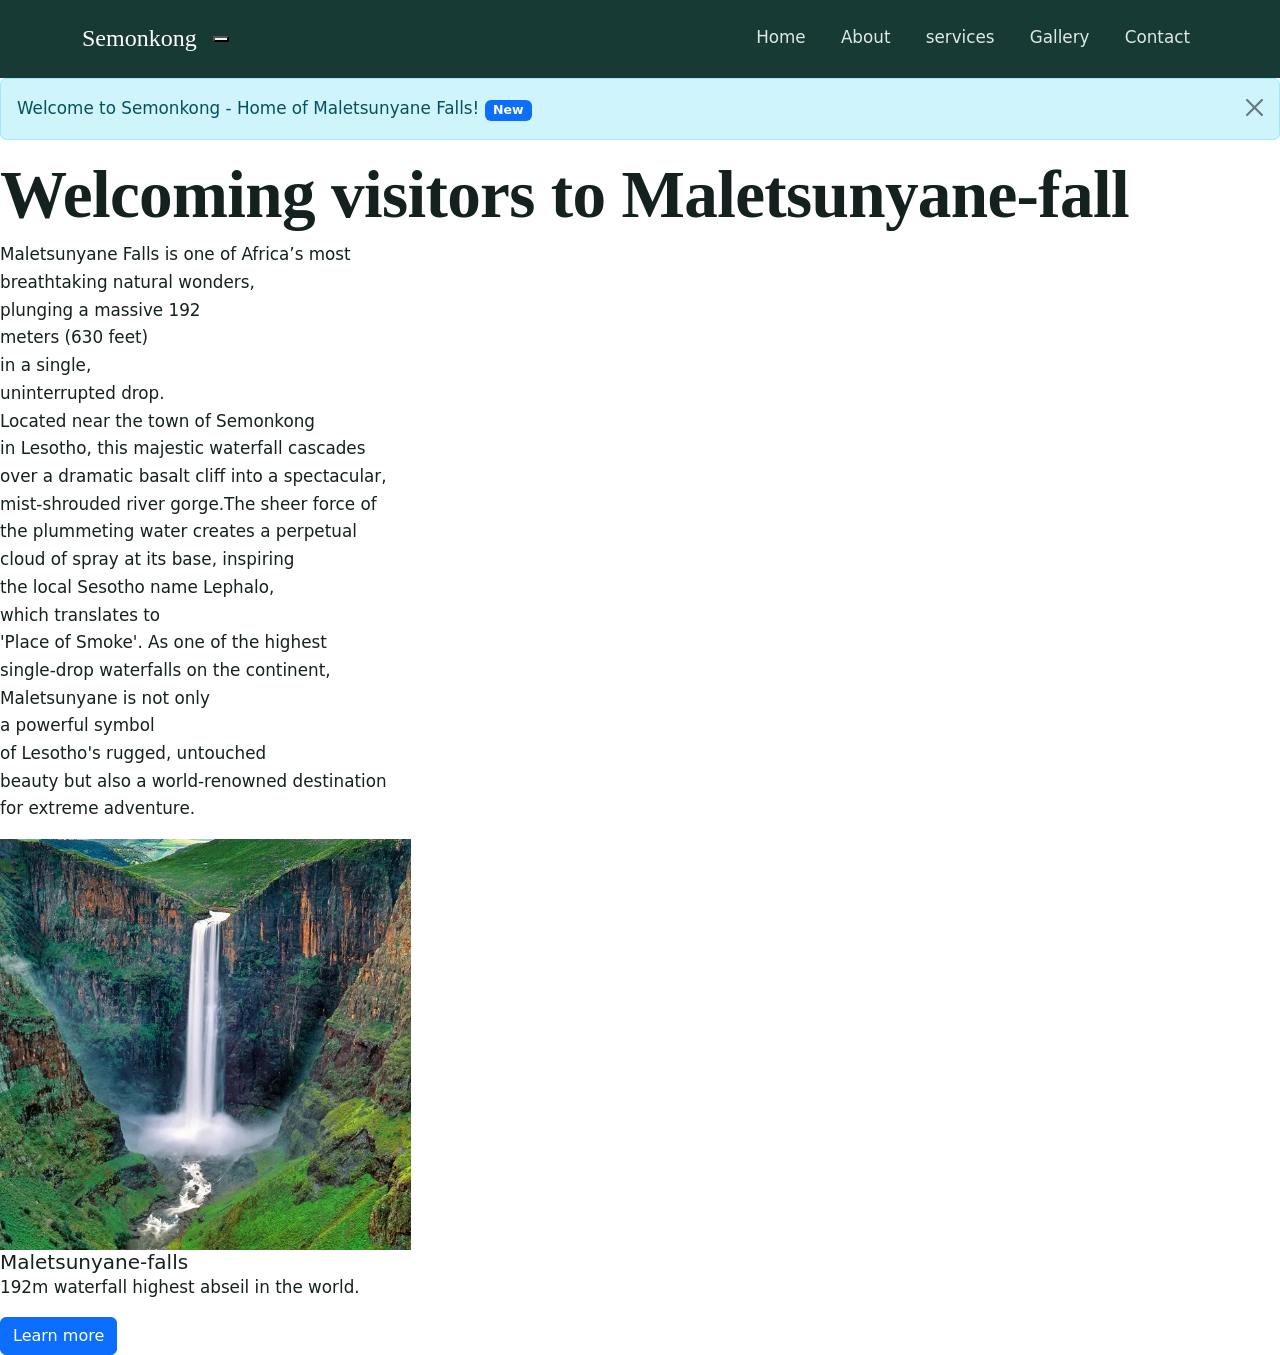
<file: index.html>
<html>
    <head>
        <title></title>
        <link href="https://cdn.jsdelivr.net/npm/bootstrap@5.3.3/dist/css/bootstrap.min.css" rel="stylesheet">
        <link rel="stylesheet" href="style.css">
    </head>
   <body>
    <header>
    <nav class="navbar navbar-expand-lg navbar-dark bg-dark">
             <div class="container">
                <a class="navbar-brand" href="#">Semonkong</a>
                  <button class="navbar-toggle" type="button" data-bs-toggle="collapse" data-bs-target="#myNav">
                     <span class="navbar-toggle-icon"></span>
                     </button>
                       <div class="collapse navbar-collapse" id="myNav">
                        <div class="navbar-nav ms-auto">
                <a class="nav-link" href="index.html">Home</a>
                <a class="nav-link" href="About.html">About</a>
                <a class="nav-link" href="services.html">services</a>
                <a class="nav-link" href="Gallery.html">Gallery</a>
                <a class="nav-link" href="Contact.html">Contact</a>
                          </div>
                         </div>
             </div>             
            </nav>       
    </header>

    <div class="alert alert-info alert-dismissible fade show" role="alert">
        Welcome to Semonkong - Home of Maletsunyane Falls! <span class="badge bg-primary">New</span>
        <button type="button" class="btn-close" data-bs-dismiss="alert"></button>
    </div>

          <div class="whole-body">
             <main>
                   <h1 style="font-weight: bolder;">
                    Welcoming visitors to Maletsunyane-fall
                 </h1>
                       <p>
                        Maletsunyane Falls is one of Africa’s most<br>
                        breathtaking natural wonders, <br>
                        plunging a massive 192<br>
                        meters (630 feet)<br>
                        in a single,<br>
                        uninterrupted drop. <br>
                        Located near the town of Semonkong<br> 
                        in Lesotho, this majestic waterfall cascades<br>
                        over a dramatic basalt cliff into a spectacular,<br>
                        mist-shrouded river gorge.The sheer force of<br>
                        the plummeting water creates a perpetual<br> 
                        cloud of spray at its base, inspiring<br> 
                        the local Sesotho name Lephalo,<br>
                        which translates to <br>
                        'Place of Smoke'.
                        As one of the highest <br>
                        single-drop waterfalls on the continent, <br>
                        Maletsunyane is not only<br>
                        a powerful symbol<br>
                        of Lesotho's rugged, untouched <br>
                        beauty but also a world-renowned destination <br>
                        for extreme adventure.
                       </p>
             </main>
             </div>

              <div class="row">
              <div class="col-md-4">
                  <div class="cards">
                    <img src="Waterfall.webp" class="card-img-top">
                    <div class="card-body">
                        <h5 class="card-title">Maletsunyane-falls</h5>
                        <p class="card-text">192m waterfall highest abseil in the world.</p>
                        <a href="#" class="btn btn-primary">Learn more</a>
                    </div>
                  </div>
              </div>
        </div>

        

          <script src="https://cdn.jsdelivr.net/npm/bootstrap@5.3.3/dist/js/bootstrap.bundle.min.js"></script>
   </body>
</html>
</file>
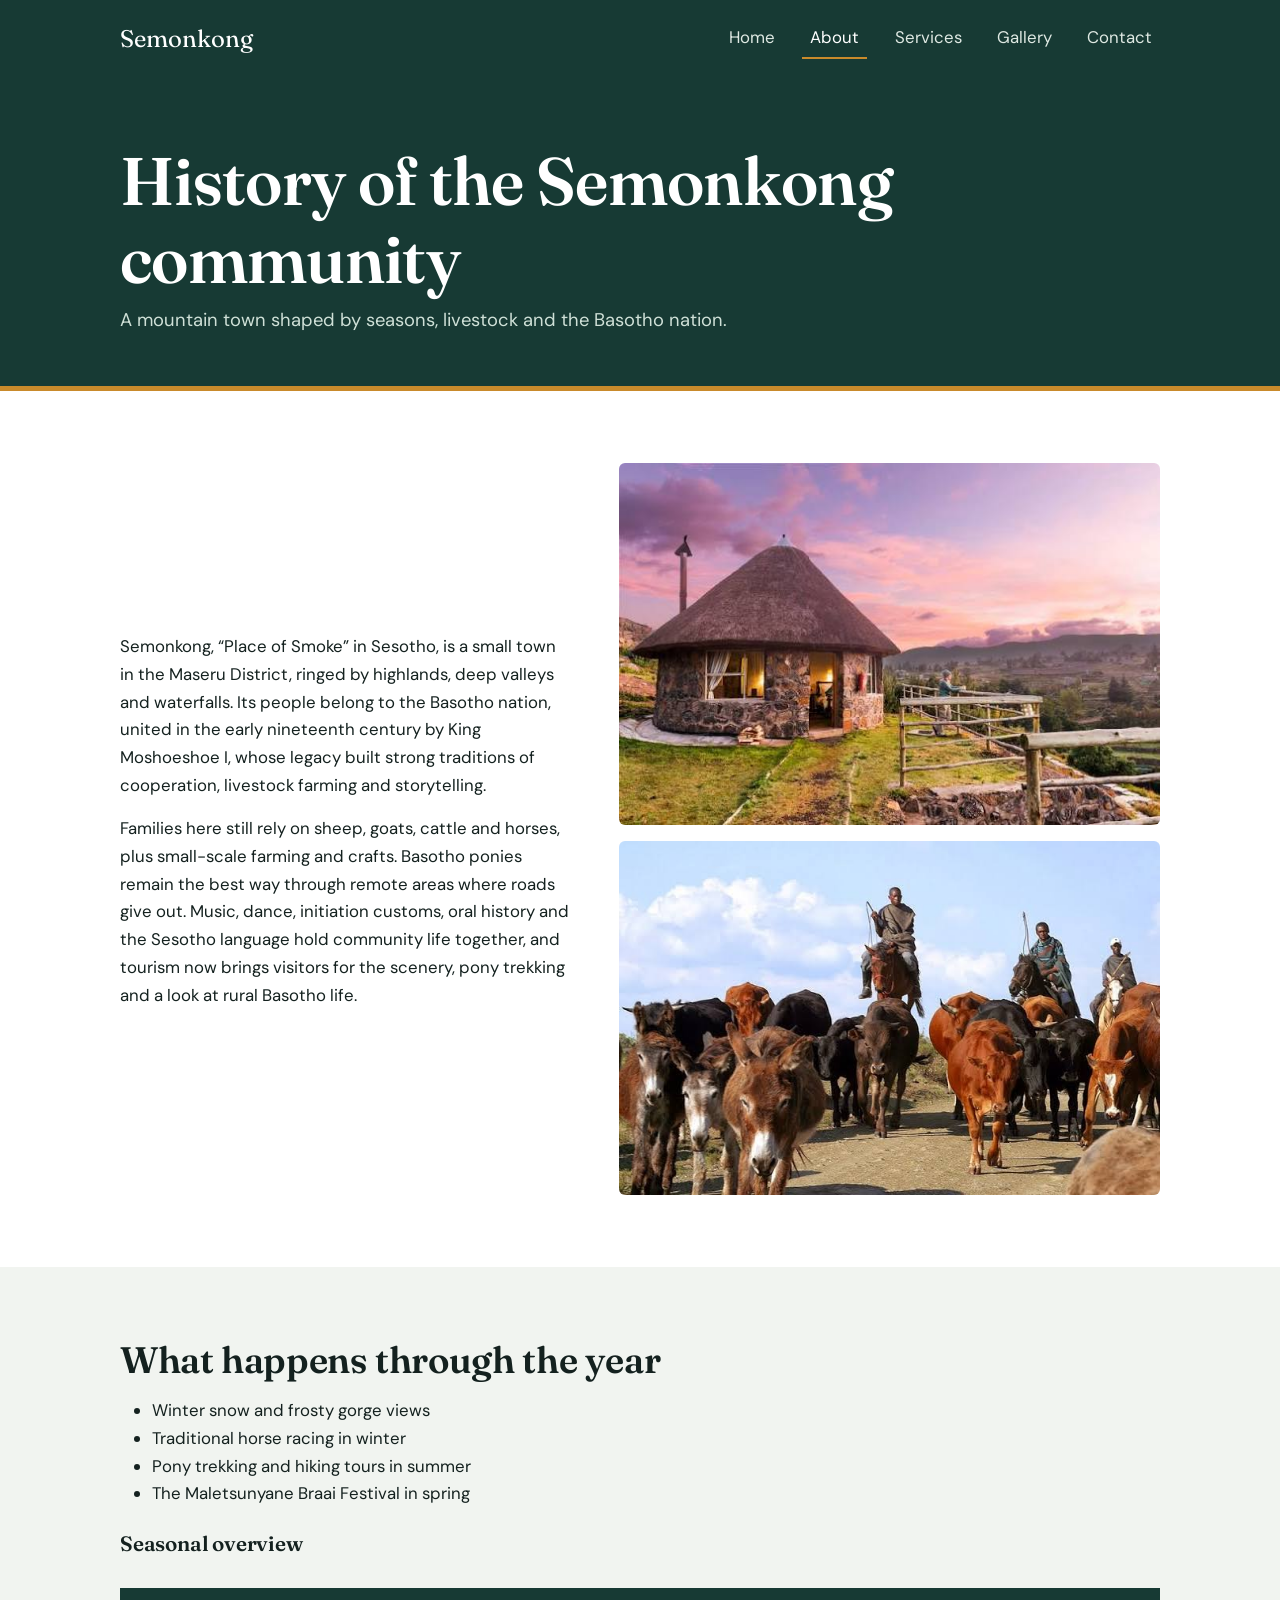
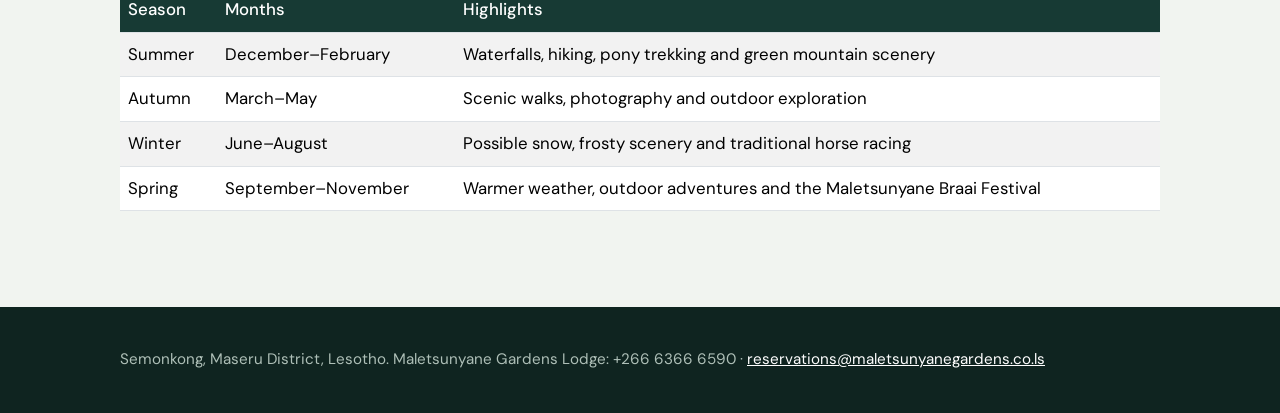
<file: About.html>
<!DOCTYPE html>
<html lang="en"><head><meta charset="UTF-8"><meta name="viewport" content="width=device-width, initial-scale=1">
<title>About | Semonkong, Lesotho</title>
<link href="https://cdn.jsdelivr.net/npm/bootstrap@5.3.3/dist/css/bootstrap.min.css" rel="stylesheet">
<link href="https://fonts.googleapis.com/css2?family=DM+Sans:wght@400;600&family=Fraunces:wght@600&display=swap" rel="stylesheet">
<link rel="stylesheet" href="style.css"></head>
<body>
<nav class="navbar navbar-expand-lg navbar-dark"><div class="wrap d-flex flex-wrap align-items-center justify-content-between w-100">
<a class="navbar-brand" href="Home.html">Semonkong</a>
<button class="navbar-toggler" type="button" data-bs-toggle="collapse" data-bs-target="#myNav" aria-controls="myNav" aria-expanded="false" aria-label="Toggle navigation"><span class="navbar-toggler-icon"></span></button>
<div class="collapse navbar-collapse justify-content-end" id="myNav"><div class="navbar-nav"><a class="nav-link" href="Home.html">Home</a><a class="nav-link active" href="About.html">About</a><a class="nav-link" href="services.html">Services</a><a class="nav-link" href="Gallery.html">Gallery</a><a class="nav-link" href="Contact.html">Contact</a></div></div></div></nav>
<header class="page-head"><div class="wrap"><h1>History of the Semonkong community</h1><p>A mountain town shaped by seasons, livestock and the Basotho nation.</p></div></header><section class="sec"><div class="wrap"><div class="split"><div><p>Semonkong, “Place of Smoke” in Sesotho, is a small town in the Maseru District, ringed by highlands, deep valleys and waterfalls. Its people belong to the Basotho nation, united in the early nineteenth century by King Moshoeshoe I, whose legacy built strong traditions of cooperation, livestock farming and storytelling.</p>
<p>Families here still rely on sheep, goats, cattle and horses, plus small-scale farming and crafts. Basotho ponies remain the best way through remote areas where roads give out. Music, dance, initiation customs, oral history and the Sesotho language hold community life together, and tourism now brings visitors for the scenery, pony trekking and a look at rural Basotho life.</p></div>
<div><img class="rounded mb-3" src="images.jpg" alt="Thatched stone rondavel at sunset"><img class="rounded" src="Lipere.jpg" alt="Herders on horseback with cattle and ponies"></div></div></div></section><section class="sec tint"><div class="wrap"><h2>What happens through the year</h2><ul><li>Winter snow and frosty gorge views</li><li>Traditional horse racing in winter</li><li>Pony trekking and hiking tours in summer</li><li>The Maletsunyane Braai Festival in spring</li></ul>
<h3 class="mt-4">Seasonal overview</h3><div class="table-wrap"><table class="table table-striped table-hover"><thead><tr><th>Season</th><th>Months</th><th>Highlights</th></tr></thead><tbody>
<tr><td>Summer</td><td>December–February</td><td>Waterfalls, hiking, pony trekking and green mountain scenery</td></tr>
<tr><td>Autumn</td><td>March–May</td><td>Scenic walks, photography and outdoor exploration</td></tr>
<tr><td>Winter</td><td>June–August</td><td>Possible snow, frosty scenery and traditional horse racing</td></tr>
<tr><td>Spring</td><td>September–November</td><td>Warmer weather, outdoor adventures and the Maletsunyane Braai Festival</td></tr></tbody></table></div></div></section>
<footer><div class="wrap">Semonkong, Maseru District, Lesotho. Maletsunyane Gardens Lodge: +266 6366 6590 · <a href="mailto:reservations@maletsunyanegardens.co.ls">reservations@maletsunyanegardens.co.ls</a></div></footer>
<script src="https://cdn.jsdelivr.net/npm/bootstrap@5.3.3/dist/js/bootstrap.bundle.min.js"></script>
</body></html>
</file>
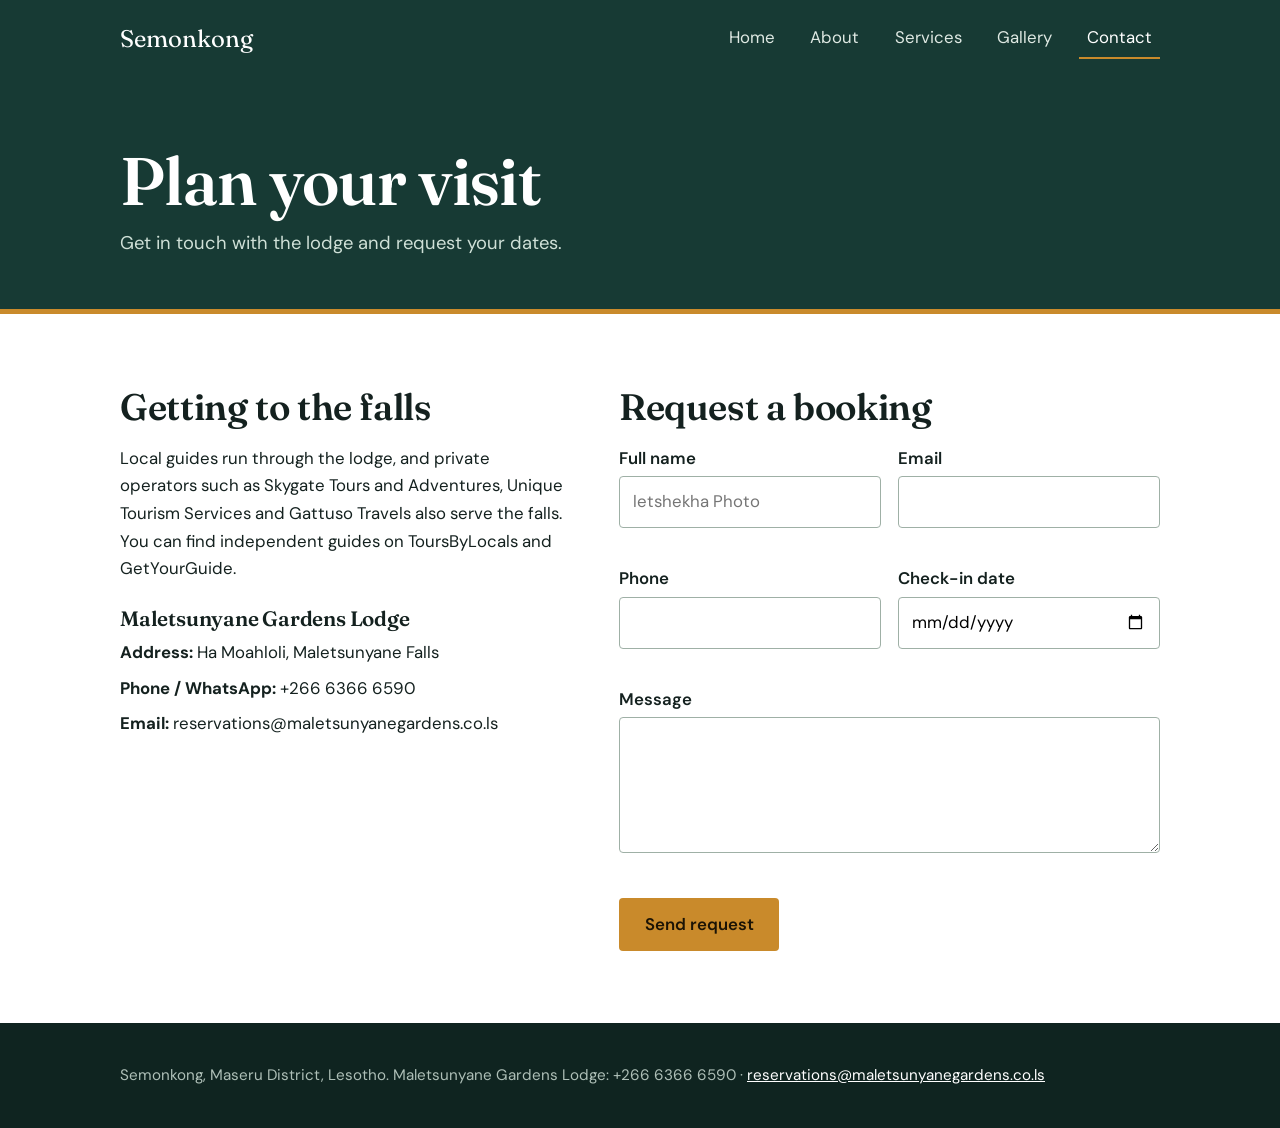
<file: Contact.html>
<!DOCTYPE html>
<html lang="en"><head><meta charset="UTF-8"><meta name="viewport" content="width=device-width, initial-scale=1">
<title>Contact | Semonkong, Lesotho</title>
<link href="https://cdn.jsdelivr.net/npm/bootstrap@5.3.3/dist/css/bootstrap.min.css" rel="stylesheet">
<link href="https://fonts.googleapis.com/css2?family=DM+Sans:wght@400;600&family=Fraunces:wght@600&display=swap" rel="stylesheet">
<link rel="stylesheet" href="style.css"></head>
<body>
<nav class="navbar navbar-expand-lg navbar-dark"><div class="wrap d-flex flex-wrap align-items-center justify-content-between w-100">
<a class="navbar-brand" href="Home.html">Semonkong</a>
<button class="navbar-toggler" type="button" data-bs-toggle="collapse" data-bs-target="#myNav" aria-controls="myNav" aria-expanded="false" aria-label="Toggle navigation"><span class="navbar-toggler-icon"></span></button>
<div class="collapse navbar-collapse justify-content-end" id="myNav"><div class="navbar-nav"><a class="nav-link" href="Home.html">Home</a><a class="nav-link" href="About.html">About</a><a class="nav-link" href="services.html">Services</a><a class="nav-link" href="Gallery.html">Gallery</a><a class="nav-link active" href="Contact.html">Contact</a></div></div></div></nav>
<header class="page-head"><div class="wrap"><h1>Plan your visit</h1><p>Get in touch with the lodge and request your dates.</p></div></header><section class="sec"><div class="wrap"><div class="split" style="align-items:start"><div><h2>Getting to the falls</h2><p>Local guides run through the lodge, and private operators such as Skygate Tours and Adventures, Unique Tourism Services and Gattuso Travels also serve the falls. You can find independent guides on ToursByLocals and GetYourGuide.</p>
<h3 class="mt-4">Maletsunyane Gardens Lodge</h3><div class="info"><ul><li><strong>Address:</strong> Ha Moahloli, Maletsunyane Falls</li><li><strong>Phone / WhatsApp:</strong> +266 6366 6590</li><li><strong>Email:</strong> reservations@maletsunyanegardens.co.ls</li></ul></div></div>
<div><h2>Request a booking</h2><div id="formSuccess" role="status"></div>
<form id="registrationForm" novalidate><div class="form-grid">
<div><label for="name">Full name</label><input id="name" name="name" autocomplete="name" placeholder="letshekha Photo" required><span class="err" id="nameError"></span></div>
<div><label for="email">Email</label><input id="email" name="email" type="email" autocomplete="email"><span class="err" id="emailError"></span></div>
<div><label for="phone">Phone</label><input id="phone" name="phone" type="tel" autocomplete="tel"><span class="err" id="phoneError"></span></div>
<div><label for="checkin">Check-in date</label><input id="checkin" name="checkin" type="date"><span class="err" id="checkinError"></span></div>
<div class="full"><label for="message">Message</label><textarea id="message" name="message" rows="4"></textarea><span class="err" id="messageError"></span></div>
<div class="full"><button class="btn-go" type="submit">Send request</button></div></div></form></div></div></div></section>
<footer><div class="wrap">Semonkong, Maseru District, Lesotho. Maletsunyane Gardens Lodge: +266 6366 6590 · <a href="mailto:reservations@maletsunyanegardens.co.ls">reservations@maletsunyanegardens.co.ls</a></div></footer>
<script src="https://cdn.jsdelivr.net/npm/bootstrap@5.3.3/dist/js/bootstrap.bundle.min.js"></script><script src="main.js"></script>
</body></html>
</file>
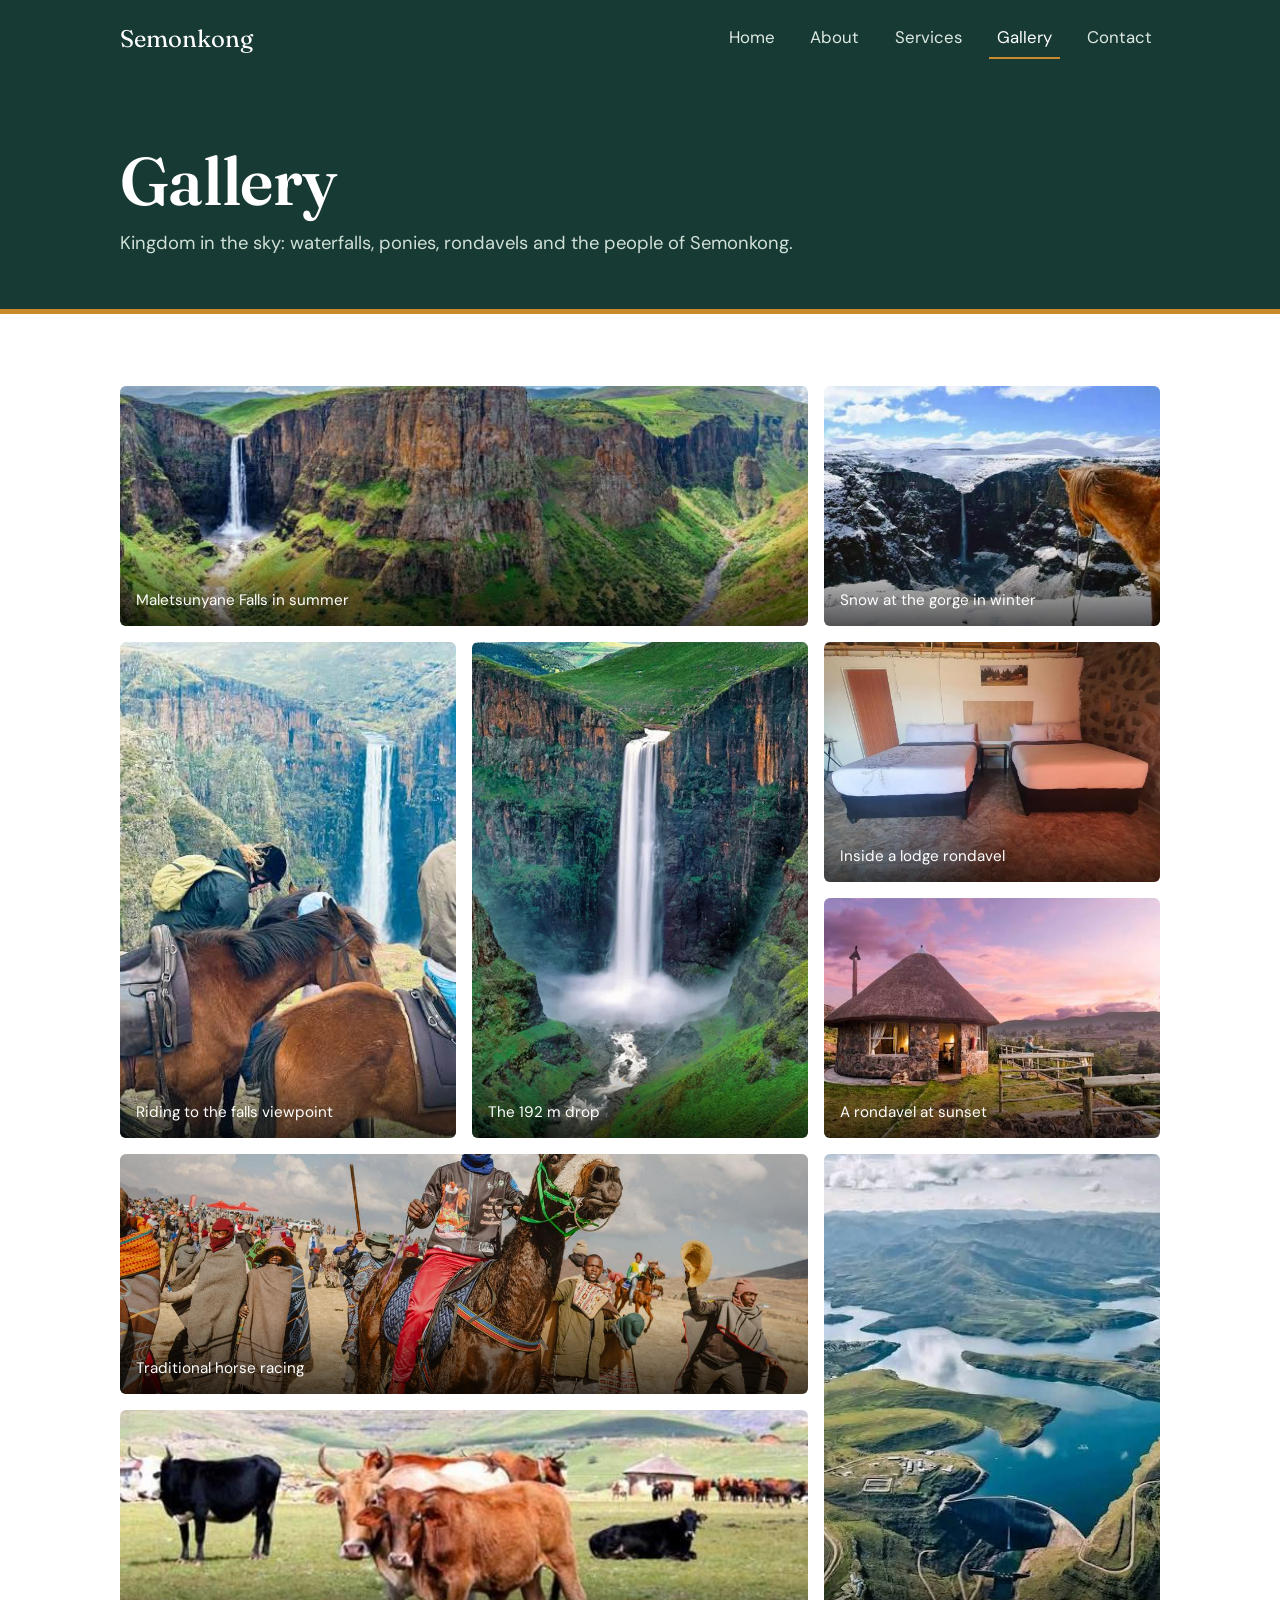
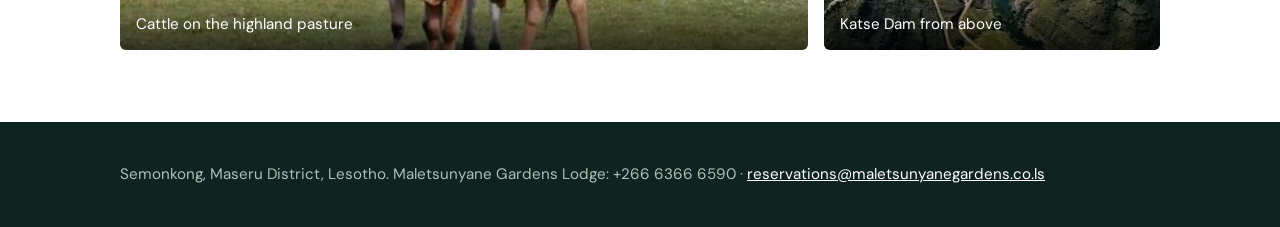
<file: Gallery.html>
<!DOCTYPE html>
<html lang="en"><head><meta charset="UTF-8"><meta name="viewport" content="width=device-width, initial-scale=1">
<title>Gallery | Semonkong, Lesotho</title>
<link href="https://cdn.jsdelivr.net/npm/bootstrap@5.3.3/dist/css/bootstrap.min.css" rel="stylesheet">
<link href="https://fonts.googleapis.com/css2?family=DM+Sans:wght@400;600&family=Fraunces:wght@600&display=swap" rel="stylesheet">
<link rel="stylesheet" href="style.css"></head>
<body>
<nav class="navbar navbar-expand-lg navbar-dark"><div class="wrap d-flex flex-wrap align-items-center justify-content-between w-100">
<a class="navbar-brand" href="Home.html">Semonkong</a>
<button class="navbar-toggler" type="button" data-bs-toggle="collapse" data-bs-target="#myNav" aria-controls="myNav" aria-expanded="false" aria-label="Toggle navigation"><span class="navbar-toggler-icon"></span></button>
<div class="collapse navbar-collapse justify-content-end" id="myNav"><div class="navbar-nav"><a class="nav-link" href="Home.html">Home</a><a class="nav-link" href="About.html">About</a><a class="nav-link" href="services.html">Services</a><a class="nav-link active" href="Gallery.html">Gallery</a><a class="nav-link" href="Contact.html">Contact</a></div></div></div></nav>
<header class="page-head"><div class="wrap"><h1>Gallery</h1><p>Kingdom in the sky: waterfalls, ponies, rondavels and the people of Semonkong.</p></div></header><section class="sec"><div class="wrap"><div class="grid"><figure class="wide"><img src="summer.jpg" alt="Maletsunyane Falls in summer" loading="lazy"><figcaption>Maletsunyane Falls in summer</figcaption></figure><figure class=""><img src="winter.jpg" alt="Snow at the gorge in winter" loading="lazy"><figcaption>Snow at the gorge in winter</figcaption></figure><figure class="tall"><img src="horse.jpg" alt="Riding to the falls viewpoint" loading="lazy"><figcaption>Riding to the falls viewpoint</figcaption></figure><figure class="tall"><img src="Waterfall.webp" alt="The 192 m drop" loading="lazy"><figcaption>The 192 m drop</figcaption></figure><figure class="wide"><img src="race.jpg" alt="Traditional horse racing" loading="lazy"><figcaption>Traditional horse racing</figcaption></figure><figure class=""><img src="lodge.jpg" alt="Inside a lodge rondavel" loading="lazy"><figcaption>Inside a lodge rondavel</figcaption></figure><figure class=""><img src="images.jpg" alt="A rondavel at sunset" loading="lazy"><figcaption>A rondavel at sunset</figcaption></figure><figure class="wide"><img src="Likhomo.jpg" alt="Cattle on the highland pasture" loading="lazy"><figcaption>Cattle on the highland pasture</figcaption></figure><figure class="tall"><img src="katse.jpg" alt="Katse Dam from above" loading="lazy"><figcaption>Katse Dam from above</figcaption></figure></div></div></section><dialog id="lb"><img id="lbImg" alt=""><p id="lbCap"></p><button id="prev">Previous</button><button id="next">Next</button><button id="close">Close</button></dialog>
<footer><div class="wrap">Semonkong, Maseru District, Lesotho. Maletsunyane Gardens Lodge: +266 6366 6590 · <a href="mailto:reservations@maletsunyanegardens.co.ls">reservations@maletsunyanegardens.co.ls</a></div></footer>
<script src="https://cdn.jsdelivr.net/npm/bootstrap@5.3.3/dist/js/bootstrap.bundle.min.js"></script><script src="main.js"></script>
</body></html>
</file>
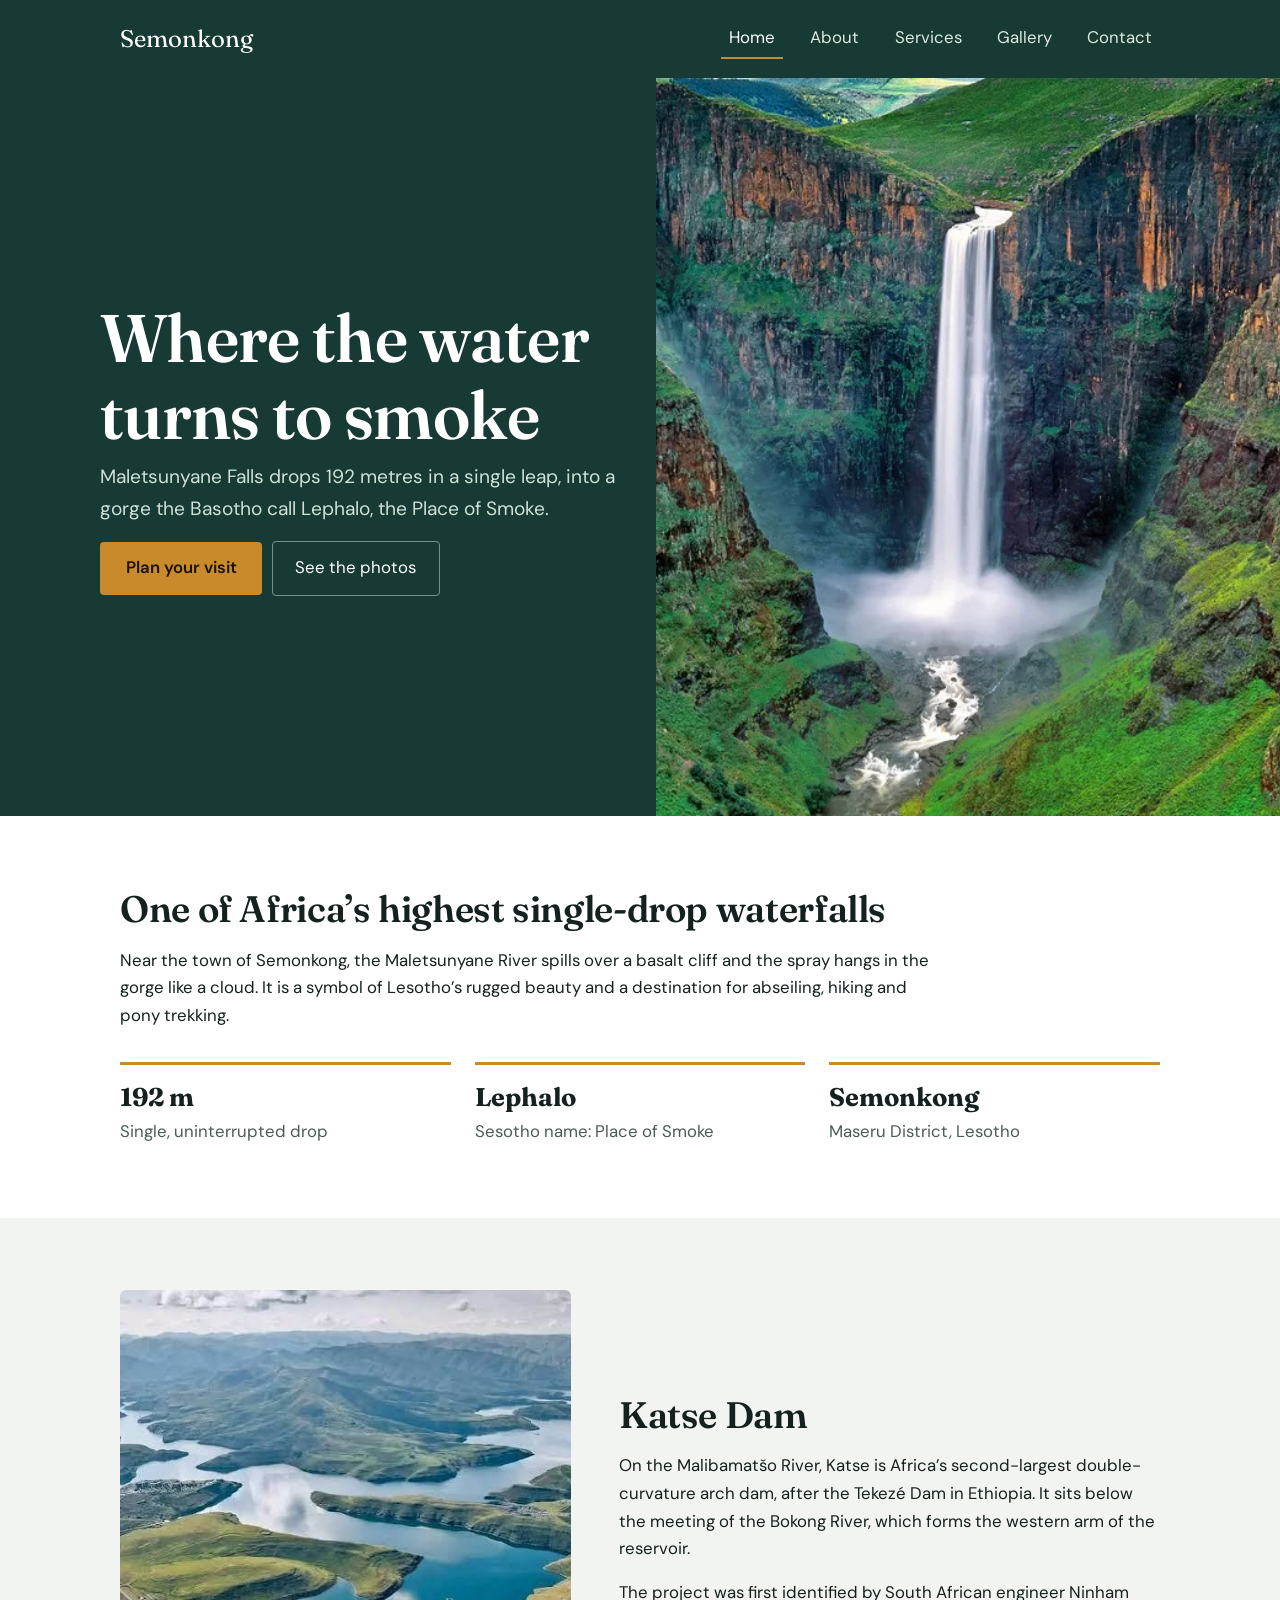
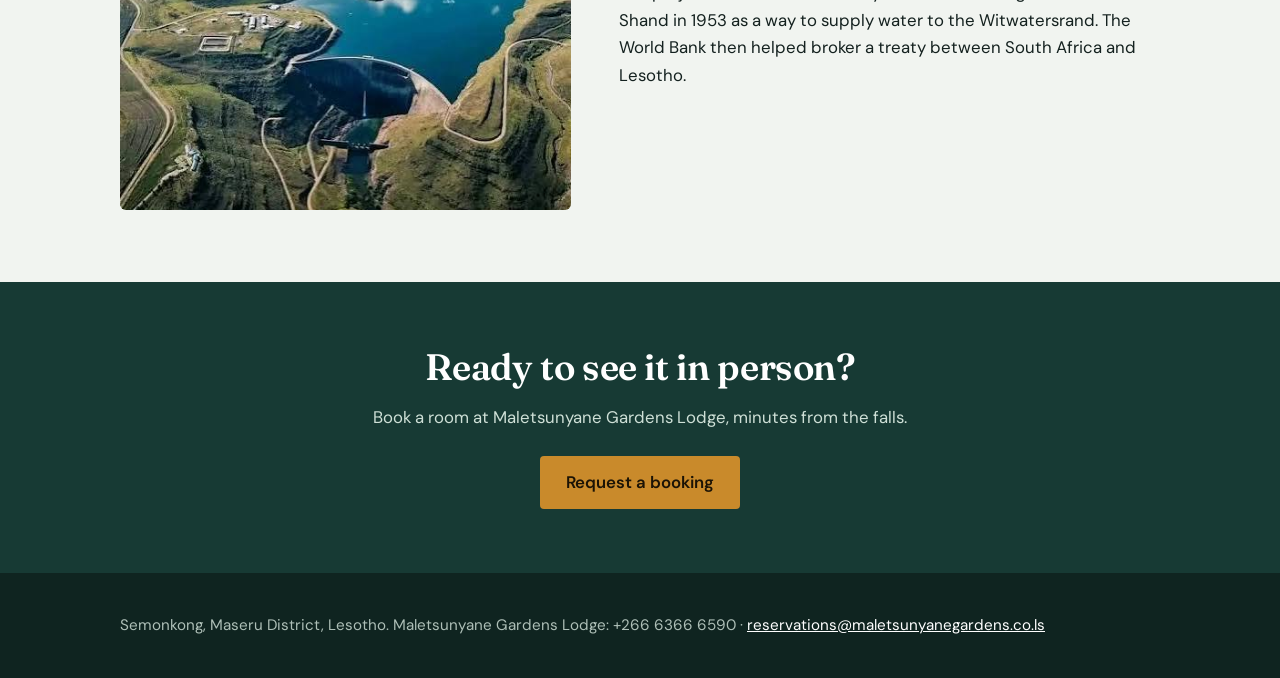
<file: Home.html>
<!DOCTYPE html>
<html lang="en"><head><meta charset="UTF-8"><meta name="viewport" content="width=device-width, initial-scale=1">
<title>Home | Semonkong, Lesotho</title>
<link href="https://cdn.jsdelivr.net/npm/bootstrap@5.3.3/dist/css/bootstrap.min.css" rel="stylesheet">
<link href="https://fonts.googleapis.com/css2?family=DM+Sans:wght@400;600&family=Fraunces:wght@600&display=swap" rel="stylesheet">
<link rel="stylesheet" href="style.css"></head>
<body>
<nav class="navbar navbar-expand-lg navbar-dark"><div class="wrap d-flex flex-wrap align-items-center justify-content-between w-100">
<a class="navbar-brand" href="Home.html">Semonkong</a>
<button class="navbar-toggler" type="button" data-bs-toggle="collapse" data-bs-target="#myNav" aria-controls="myNav" aria-expanded="false" aria-label="Toggle navigation"><span class="navbar-toggler-icon"></span></button>
<div class="collapse navbar-collapse justify-content-end" id="myNav"><div class="navbar-nav"><a class="nav-link active" href="Home.html">Home</a><a class="nav-link" href="About.html">About</a><a class="nav-link" href="services.html">Services</a><a class="nav-link" href="Gallery.html">Gallery</a><a class="nav-link" href="Contact.html">Contact</a></div></div></div></nav>
<header class="hero"><div class="txt"><h1>Where the water turns to smoke</h1>
<p>Maletsunyane Falls drops 192 metres in a single leap, into a gorge the Basotho call Lephalo, the Place of Smoke.</p>
<a class="btn-go" href="Contact.html">Plan your visit</a><a class="btn-line" href="Gallery.html">See the photos</a></div>
<img src="Waterfall.webp" alt="Maletsunyane Falls plunging over a basalt cliff into a green gorge"></header><section class="sec"><div class="wrap"><h2>One of Africa’s highest single-drop waterfalls</h2>
<p>Near the town of Semonkong, the Maletsunyane River spills over a basalt cliff and the spray hangs in the gorge like a cloud. It is a symbol of Lesotho’s rugged beauty and a destination for abseiling, hiking and pony trekking.</p>
<dl class="facts"><div><dt>192 m</dt><dd>Single, uninterrupted drop</dd></div><div><dt>Lephalo</dt><dd>Sesotho name: Place of Smoke</dd></div><div><dt>Semonkong</dt><dd>Maseru District, Lesotho</dd></div></dl></div></section><section class="sec tint"><div class="wrap"><div class="split"><img src="katse.jpg" alt="Aerial view of Katse Dam and its reservoir in the Lesotho highlands" style="max-height:520px;object-fit:cover">
<div><h2>Katse Dam</h2><p>On the Malibamatšo River, Katse is Africa’s second-largest double-curvature arch dam, after the Tekezé Dam in Ethiopia. It sits below the meeting of the Bokong River, which forms the western arm of the reservoir.</p>
<p>The project was first identified by South African engineer Ninham Shand in 1953 as a way to supply water to the Witwatersrand. The World Bank then helped broker a treaty between South Africa and Lesotho.</p></div></div></div></section><section class="cta"><h2>Ready to see it in person?</h2><p>Book a room at Maletsunyane Gardens Lodge, minutes from the falls.</p><a class="btn-go" href="Contact.html">Request a booking</a></section>
<footer><div class="wrap">Semonkong, Maseru District, Lesotho. Maletsunyane Gardens Lodge: +266 6366 6590 · <a href="mailto:reservations@maletsunyanegardens.co.ls">reservations@maletsunyanegardens.co.ls</a></div></footer>
<script src="https://cdn.jsdelivr.net/npm/bootstrap@5.3.3/dist/js/bootstrap.bundle.min.js"></script>
</body></html>
</file>
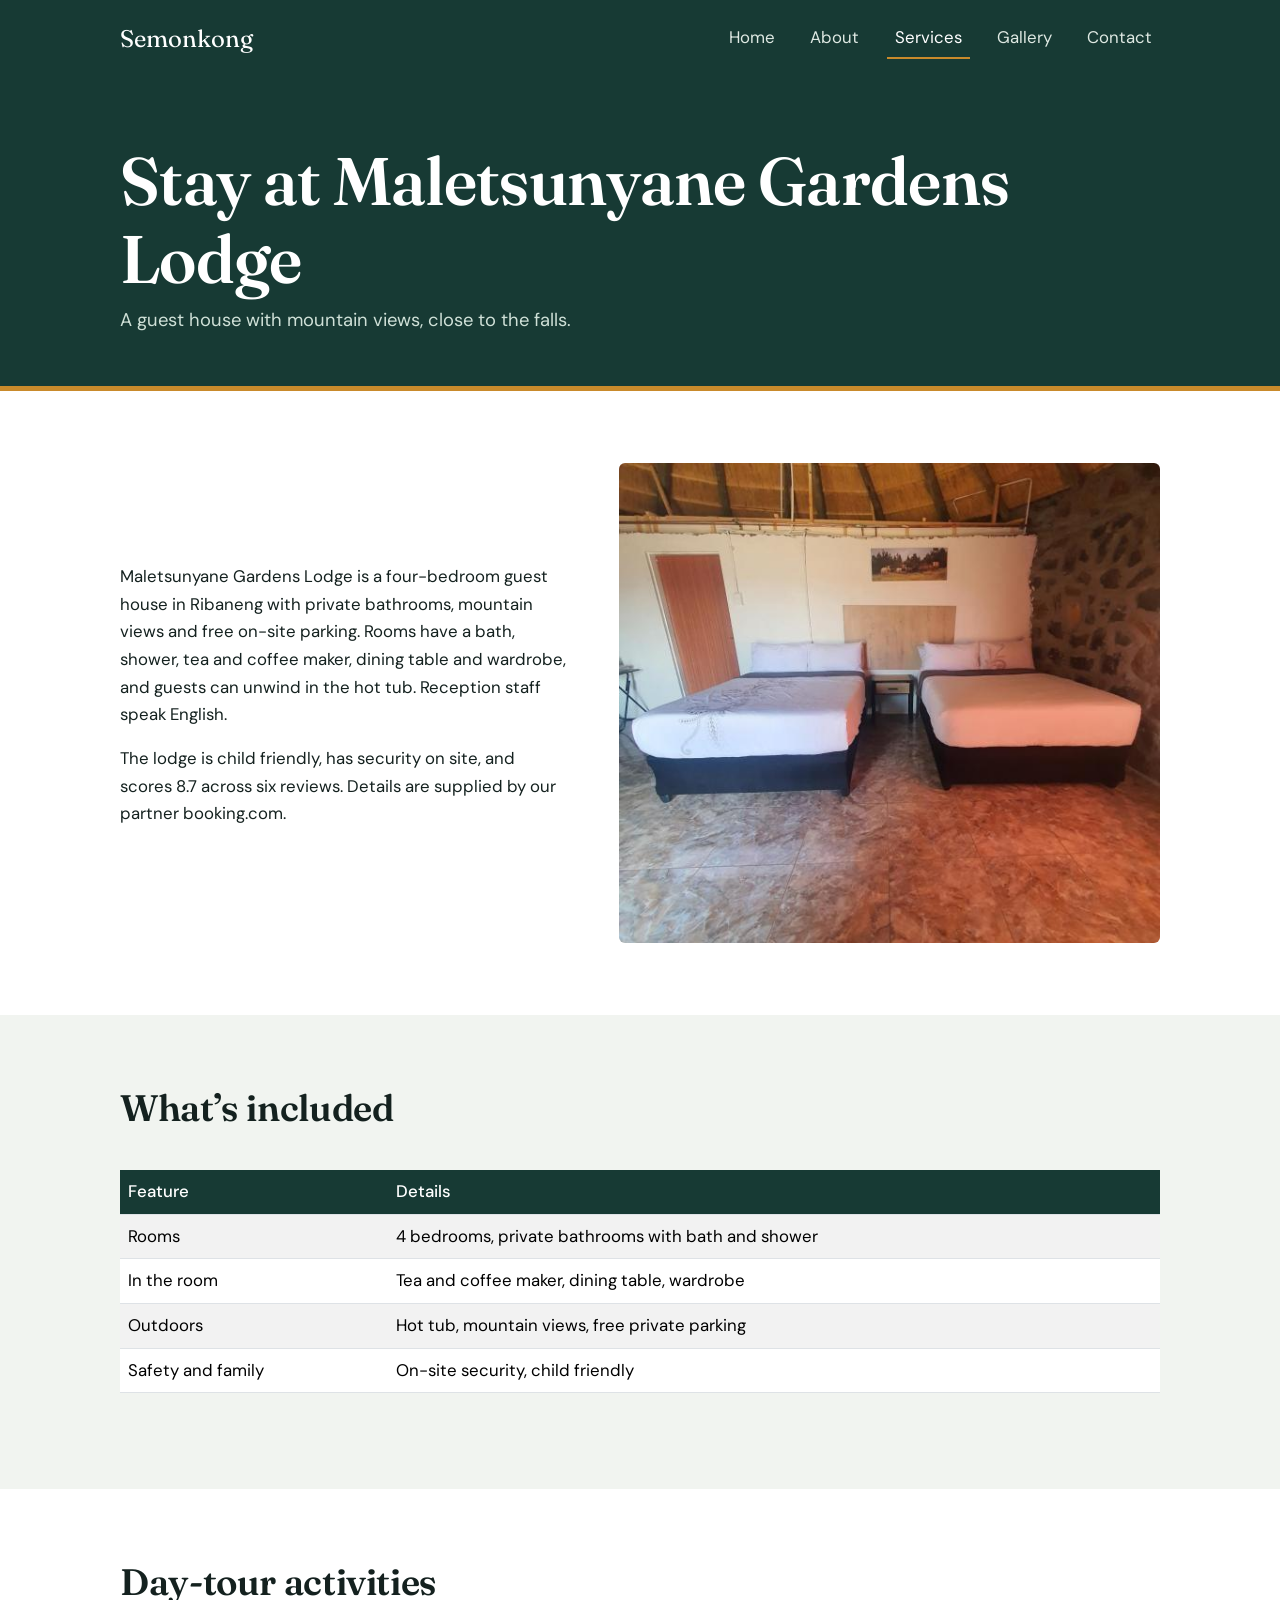
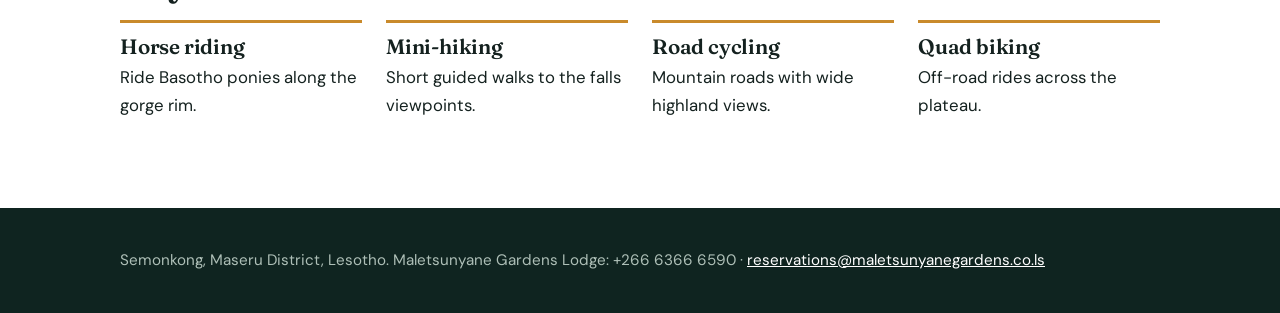
<file: services.html>
<!DOCTYPE html>
<html lang="en">
    <head>
        <meta charset="UTF-8">
        <meta name="viewport" content="width=device-width, initial-scale=1">
<title>Services | Semonkong, Lesotho

</title>
<link href="https://cdn.jsdelivr.net/npm/bootstrap@5.3.3/dist/css/bootstrap.min.css" rel="stylesheet">
<link href="https://fonts.googleapis.com/css2?family=DM+Sans:wght@400;600&family=Fraunces:wght@600&display=swap" rel="stylesheet">
<link rel="stylesheet" href="style.css">
</head>
<body>
<nav class="navbar navbar-expand-lg navbar-dark">
    <div class="wrap d-flex flex-wrap align-items-center justify-content-between w-100">
<a class="navbar-brand" href="Home.html">
    Semonkong
</a>
<button class="navbar-toggler" type="button" data-bs-toggle="collapse" data-bs-target="#myNav" aria-controls="myNav" aria-expanded="false" aria-label="Toggle navigation">
    <span class="navbar-toggler-icon"></span>
</button>
<div class="collapse navbar-collapse justify-content-end" id="myNav">
    <div class="navbar-nav"><a class="nav-link" href="Home.html">
        Home
    </a><a class="nav-link" href="About.html">
        About
    </a><a class="nav-link active" href="services.html">
        Services
    </a><a class="nav-link" href="Gallery.html">
        Gallery
    </a><a class="nav-link" href="Contact.html">
        Contact
    </a></div></div></div></nav>
<header class="page-head"><div class="wrap"><h1>
    Stay at Maletsunyane Gardens Lodge
</h1><p>
    A guest house with mountain views, close to the falls.
</p></div></header><section class="sec"><div class="wrap"><div class="split">
    <div><p>
        Maletsunyane Gardens Lodge is a four-bedroom guest house in Ribaneng with private bathrooms, mountain views and free on-site parking. Rooms have a bath, shower, tea and coffee maker, dining table and wardrobe, and guests can unwind in the hot tub. Reception staff speak English.</p>
<p>
    The lodge is child friendly, has security on site, and scores 8.7 across six reviews. Details are supplied by our partner booking.com.
</p></div>
<img src="lodge.jpg" alt="Twin beds inside a thatched rondavel room" style="max-height:480px;object-fit:cover">
</div></div></section><section class="sec tint"><div class="wrap"><h2>
    What’s included
</h2><div class="table-wrap"><table class="table table-striped"><thead><tr><th>
    Feature
</th><th>
    Details
</th></tr></thead><tbody>
<tr><td>
    Rooms
</td><td>
    4 bedrooms, private bathrooms with bath and shower
</td></tr><tr><td>
    In the room
</td><td>
    Tea and coffee maker, dining table, wardrobe
</td></tr>
<tr><td>
    Outdoors
</td><td>
    Hot tub, mountain views, free private parking
</td></tr><tr><td>
    Safety and family
</td><td>
    On-site security, child friendly
</td></tr></tbody></table></div></div></section><section class="sec"><div class="wrap"><h2>
    Day-tour activities
</h2><div class="flex-row"><div><h3>
    Horse riding
</h3><p>
    Ride Basotho ponies along the gorge rim.
</p></div><div><h3>
    Mini-hiking
</h3><p>
    Short guided walks to the falls viewpoints.
</p></div>
<div><h3>
    Road cycling
</h3><p>
    Mountain roads with wide highland views.
</p></div><div><h3>
    Quad biking
</h3><p>
    Off-road rides across the plateau.
</p></div></div>
</div></section>
<footer><div class="wrap">Semonkong, Maseru District, Lesotho. Maletsunyane Gardens Lodge: +266 6366 6590 · <a href="mailto:reservations@maletsunyanegardens.co.ls">reservations@maletsunyanegardens.co.ls</a></div></footer>
<script src="https://cdn.jsdelivr.net/npm/bootstrap@5.3.3/dist/js/bootstrap.bundle.min.js"></script>
</body></html>
</file>
<file: style.css>
:root{--ink:#14211f;--gorge:#173a34;--mist:#f1f4f0;--ochre:#c98a2b;--sky:#3d6b86;--line:#d3dcd5;--serif:'Fraunces',Georgia,serif;--sans:'DM Sans',system-ui,sans-serif}
*{box-sizing:border-box}
body{margin:0;font-family:var(--sans);color:var(--ink);background:#fff;line-height:1.65;font-size:1.05rem}
h1,h2,h3{font-family:var(--serif);line-height:1.15;font-weight:600;letter-spacing:-.01em}
h1{font-size:clamp(2.4rem,5.5vw,4.2rem)}h2{font-size:clamp(1.7rem,3vw,2.3rem);margin-bottom:1rem}h3{font-size:1.3rem}
p{max-width:68ch}
a{color:var(--sky)}
:focus-visible{outline:3px solid var(--ochre);outline-offset:3px}
.navbar{background:var(--gorge)!important;padding:.9rem 0;position:sticky;top:0;z-index:20}
.navbar-brand{font-family:var(--serif);font-size:1.5rem;color:#fff!important}
.navbar .nav-link{color:#dfe9e3;margin-left:1.2rem;padding:.3rem 0;border-bottom:2px solid transparent}
.navbar .nav-link:hover{color:#fff;border-color:var(--ochre)}
.navbar .nav-link.active{color:#fff;border-color:var(--ochre)}
.wrap{max-width:1080px;margin:0 auto;padding:0 1.25rem}
.sec{padding:4.5rem 0}.sec.tint{background:var(--mist)}
.hero{display:grid;grid-template-columns:1.05fr 1fr;min-height:82vh;background:var(--gorge);color:#fff}
.hero .txt{padding:5rem 2rem 5rem max(1.25rem,calc((100vw - 1080px)/2));align-self:center}
.hero p{color:#cfe0d7;font-size:1.2rem}
.hero img{width:100%;height:100%;object-fit:cover;min-height:340px}
.btn-go{display:inline-block;background:var(--ochre);color:#1b1305;font-weight:600;padding:.8rem 1.6rem;border-radius:4px;text-decoration:none;border:0}
.btn-go:hover{background:#e0a042;color:#1b1305}
.btn-line{display:inline-block;color:#fff;padding:.8rem 1.4rem;margin-left:.6rem;border:1px solid #6f9488;border-radius:4px;text-decoration:none}
.btn-line:hover{background:#fff1;color:#fff}
.page-head{background:var(--gorge);color:#fff;padding:4rem 0 3.2rem;border-bottom:5px solid var(--ochre)}
.page-head p{color:#cfe0d7;font-size:1.15rem;margin:0}
.facts{display:grid;grid-template-columns:repeat(3,1fr);gap:1.5rem;margin:2rem 0 0;padding:0}
.facts div{border-top:3px solid var(--ochre);padding-top:.7rem}
.facts dt{font-family:var(--serif);font-size:1.6rem}.facts dd{margin:0;color:#4b5b57}
.split{display:grid;grid-template-columns:1fr 1.2fr;gap:3rem;align-items:center}
.split img,.rounded{width:100%;border-radius:6px;display:block}
.flex-row{display:flex;flex-wrap:wrap;gap:1.5rem}
.flex-row>div{flex:1 1 240px;border-top:3px solid var(--ochre);padding-top:.8rem}
.flex-row h3{margin:0 0 .3rem}
.table{margin:1.5rem 0}.table th{background:var(--gorge);color:#fff;font-weight:500}
.table-wrap{overflow-x:auto}
.cta{background:var(--gorge);color:#fff;text-align:center;padding:4rem 1rem}.cta p{margin:0 auto 1.5rem;color:#cfe0d7}
.grid{display:grid;grid-template-columns:repeat(auto-fill,minmax(260px,1fr));grid-auto-rows:240px;grid-auto-flow:dense;gap:1rem}
.grid figure{margin:0;position:relative;overflow:hidden;border-radius:6px;cursor:zoom-in}
.grid .tall{grid-row:span 2}.grid .wide{grid-column:span 2}
.grid img{width:100%;height:100%;object-fit:cover;transition:transform .5s}
.grid figure:hover img{transform:scale(1.04)}
.grid figcaption{position:absolute;inset:auto 0 0;padding:2.5rem 1rem .8rem;color:#fff;font-size:.95rem;background:linear-gradient(transparent,#000a)}
dialog{border:0;padding:0;background:transparent;max-width:92vw;color:#fff;text-align:center}
dialog::backdrop{background:#000d}dialog img{max-width:92vw;max-height:80vh;border-radius:4px}
dialog button{background:#fff2;color:#fff;border:0;padding:.5rem 1rem;margin:.6rem .2rem;border-radius:4px}
.info li{margin-bottom:.5rem;list-style:none}.info ul{padding:0}
.form-grid{display:grid;grid-template-columns:1fr 1fr;gap:1.1rem}.form-grid .full{grid-column:1/-1}
label{font-weight:600;display:block;margin-bottom:.25rem}
input,textarea{width:100%;padding:.7rem .8rem;border:1px solid #9fb0a6;border-radius:4px;font:inherit}
.err{color:#b3261e;font-size:.9rem;min-height:1.2rem;display:block}
#formSuccess{background:#e4f2e8;border-left:4px solid #2e7d4f;padding:.9rem 1rem;margin-bottom:1rem;display:none}
footer{background:#0f2420;color:#aebfb7;padding:2.5rem 0;font-size:.95rem}footer a{color:#fff}
@media(max-width:820px){.hero,.split{grid-template-columns:1fr}.hero img{order:-1;height:42vh}.hero .txt{padding:2.5rem 1.25rem}.facts{grid-template-columns:1fr}.grid .wide{grid-column:auto}.form-grid{grid-template-columns:1fr}.navbar .nav-link{margin-left:0}}
@media(prefers-reduced-motion:reduce){*{transition:none!important}}
</file>
